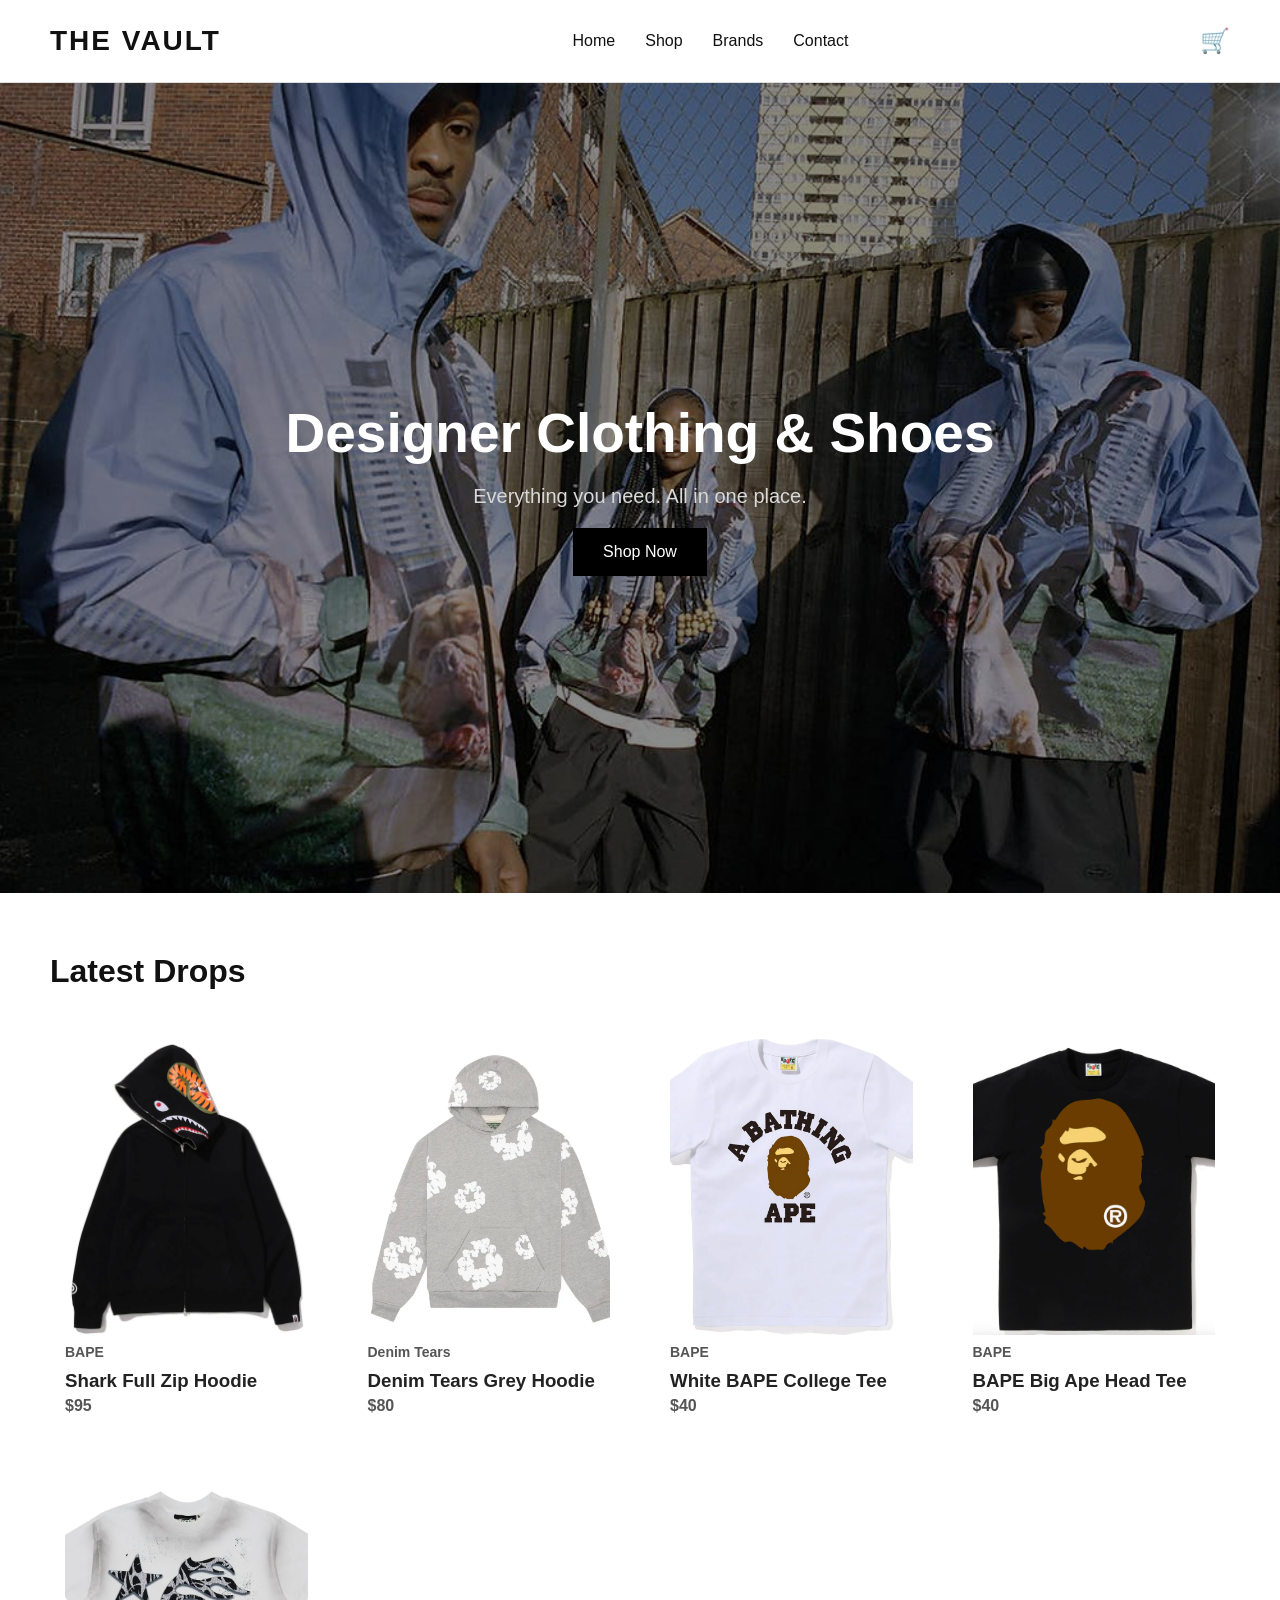
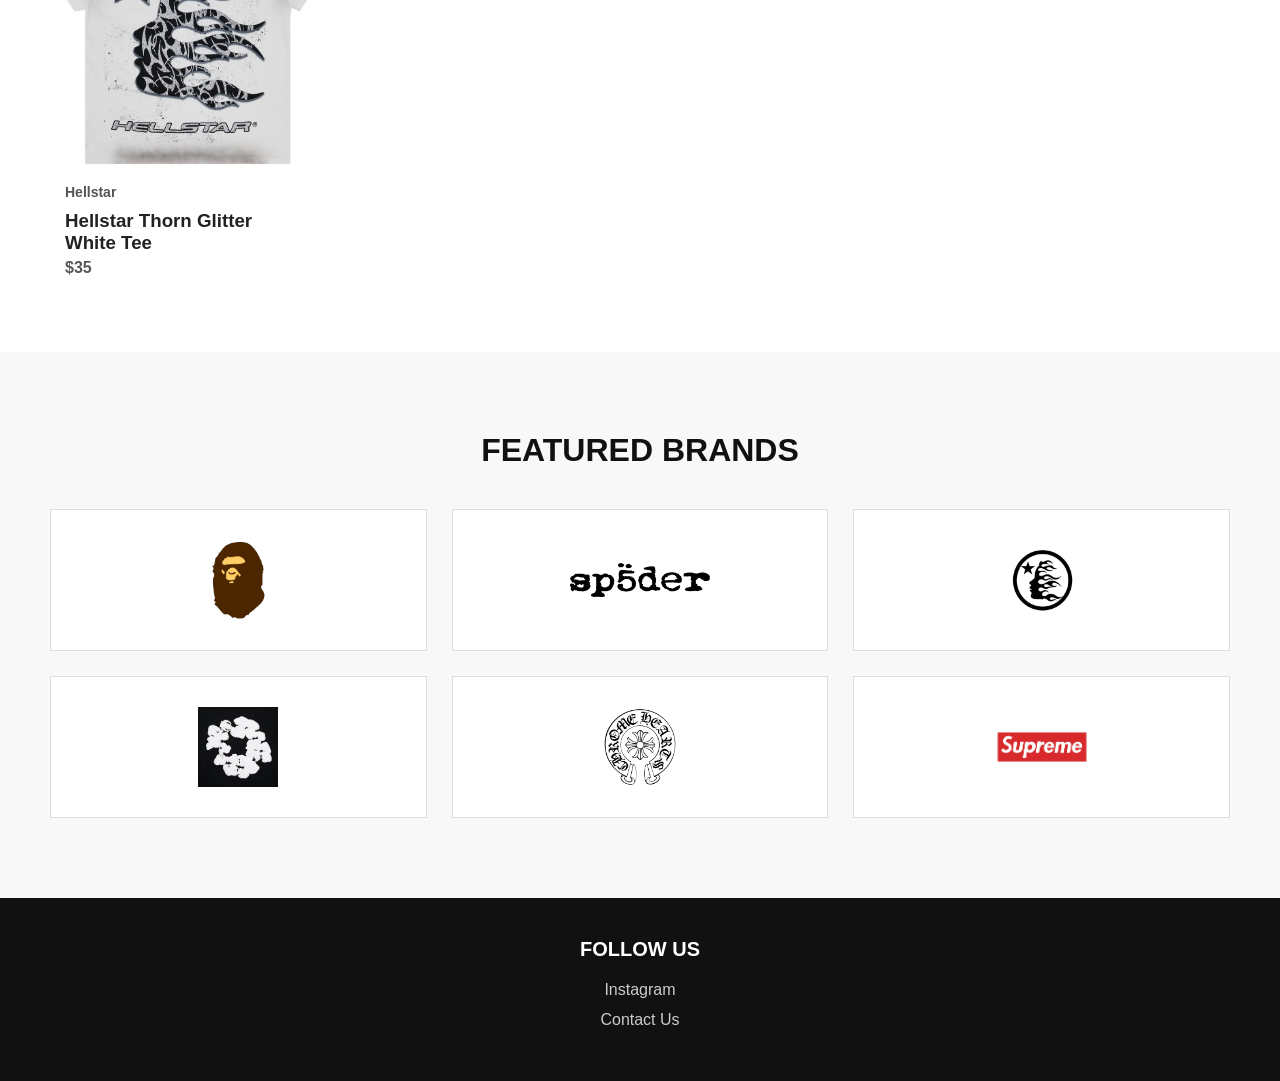
<file: index.html>
<!DOCTYPE html>
<html lang="en">
<head>
    <meta charset="UTF-8">
    <meta name="viewport" content="width=device-width, initial-scale=1.0">
    <title>The Vault</title>

    <link rel="stylesheet" href="css/style.css">
</head>

<body>

    <!-- Navbar -->
    <header>
        <nav class="navbar">

            <div class="logo">
                THE VAULT
            </div>

            <ul class="nav-links">
                <li><a href="index.html">Home</a></li>
                <li><a href="shop.html">Shop</a></li>
                <li><a href="#brands">Brands</a></li>
                <li><a href="contact.html">Contact</a></li>
            </ul>

            <div class="cart">
                <a href="cart.html">🛒</a>
            </div>

        </nav>
    </header>

    <!-- Hero Section -->
    <section class="hero">

        <div class="hero-content">

            <h1>
                Designer Clothing & Shoes
            </h1>

            <p>
                Everything you need. All in one place.
            </p>

            <div class="hero-buttons">
                <a href="shop.html">
                    <button>
                        Shop Now
                    </button>
                </a>
            </div>

        </div>

    </section>

    <!-- Featured Products -->
    <section class="featured" id="products">

        <h2>
            Latest Drops
        </h2>

        <div class="product-grid">

            <!-- Shark Hoodie -->
            <a href="product.html?id=sharkhoodie" class="product-link">

                <div class="product-card">

                    <img src="images/sharkhoodie-left.png"
                         alt="BAPE Shark Full Zip Hoodie">

                    <p class="brand-name">
                        BAPE
                    </p>

                    <h3>
                        Shark Full Zip Hoodie
                    </h3>

                    <p>
                        $95
                    </p>

                </div>

            </a>

            <!-- Denim Tears -->
            <a href="product.html?id=denimtears" class="product-link">

                <div class="product-card">

                    <img src="images/denimtearsgrey.png"
                         alt="Denim Tears Grey Hoodie">

                    <p class="brand-name">
                        Denim Tears
                    </p>

                    <h3>
                        Denim Tears Grey Hoodie
                    </h3>

                    <p>
                        $80
                    </p>

                </div>

            </a>

            <!-- BAPE College Tee -->
            <a href="product.html?id=bapecollege" class="product-link">

                <div class="product-card">

                    <img src="images/bapecollegetee.png"
                         alt="White BAPE College Tee">

                    <p class="brand-name">
                        BAPE
                    </p>

                    <h3>
                        White BAPE College Tee
                    </h3>

                    <p>
                        $40
                    </p>

                </div>

            </a>

            <!-- Big Ape Head Tee -->
            <a href="product.html?id=bigapehead" class="product-link">

                <div class="product-card">

                    <img src="images/bigapehead.png"
                         alt="BAPE Big Ape Head Tee">

                    <p class="brand-name">
                        BAPE
                    </p>

                    <h3>
                        BAPE Big Ape Head Tee
                    </h3>

                    <p>
                        $40
                    </p>

                </div>

            </a>

            <!-- Hellstar Tee -->
            <a href="product.html?id=hellstarthorn" class="product-link">

                <div class="product-card">

                    <img src="images/hellstarthorn.png"
                         alt="Hellstar Thorn Glitter White Tee">

                    <p class="brand-name">
                        Hellstar
                    </p>

                    <h3>
                        Hellstar Thorn Glitter White Tee
                    </h3>

                    <p>
                        $35
                    </p>

                </div>

            </a>

        </div>

    </section>

    <!-- Featured Brands -->
    <section class="brands" id="brands">

        <h2>
            FEATURED BRANDS
        </h2>

        <div class="brand-grid">

            <a href="shop.html#bape" class="brand-card">
                <img src="images/bape.png" alt="BAPE">
            </a>

            <a href="shop.html#sp5der" class="brand-card">
                <img src="images/sp5der.webp" alt="SP5DER">
            </a>

            <a href="shop.html#hellstar" class="brand-card">
                <img src="images/hellstar.webp" alt="Hellstar">
            </a>

            <a href="shop.html#denimtears" class="brand-card">
                <img src="images/denimtears.jpeg" alt="Denim Tears">
            </a>

            <a href="shop.html#chromehearts" class="brand-card">
                <img src="images/chromehearts.png" alt="Chrome Hearts">
            </a>

            <a href="shop.html#supreme" class="brand-card">
                <img src="images/supreme.png" alt="Supreme">
            </a>

        </div>

    </section>

    <!-- Simple Footer -->
    <footer class="footer">

        <div class="footer-section">

            <h4>
                FOLLOW US
            </h4>

            <ul>

                <li>
                    <a href="https://instagram.com/The__Vault_____"
                       target="_blank">
                        Instagram
                    </a>
                </li>

                <li>
                    <a href="contact.html">
                        Contact Us
                    </a>
                </li>

            </ul>

        </div>

    </footer>

</body>
</html>
</file>
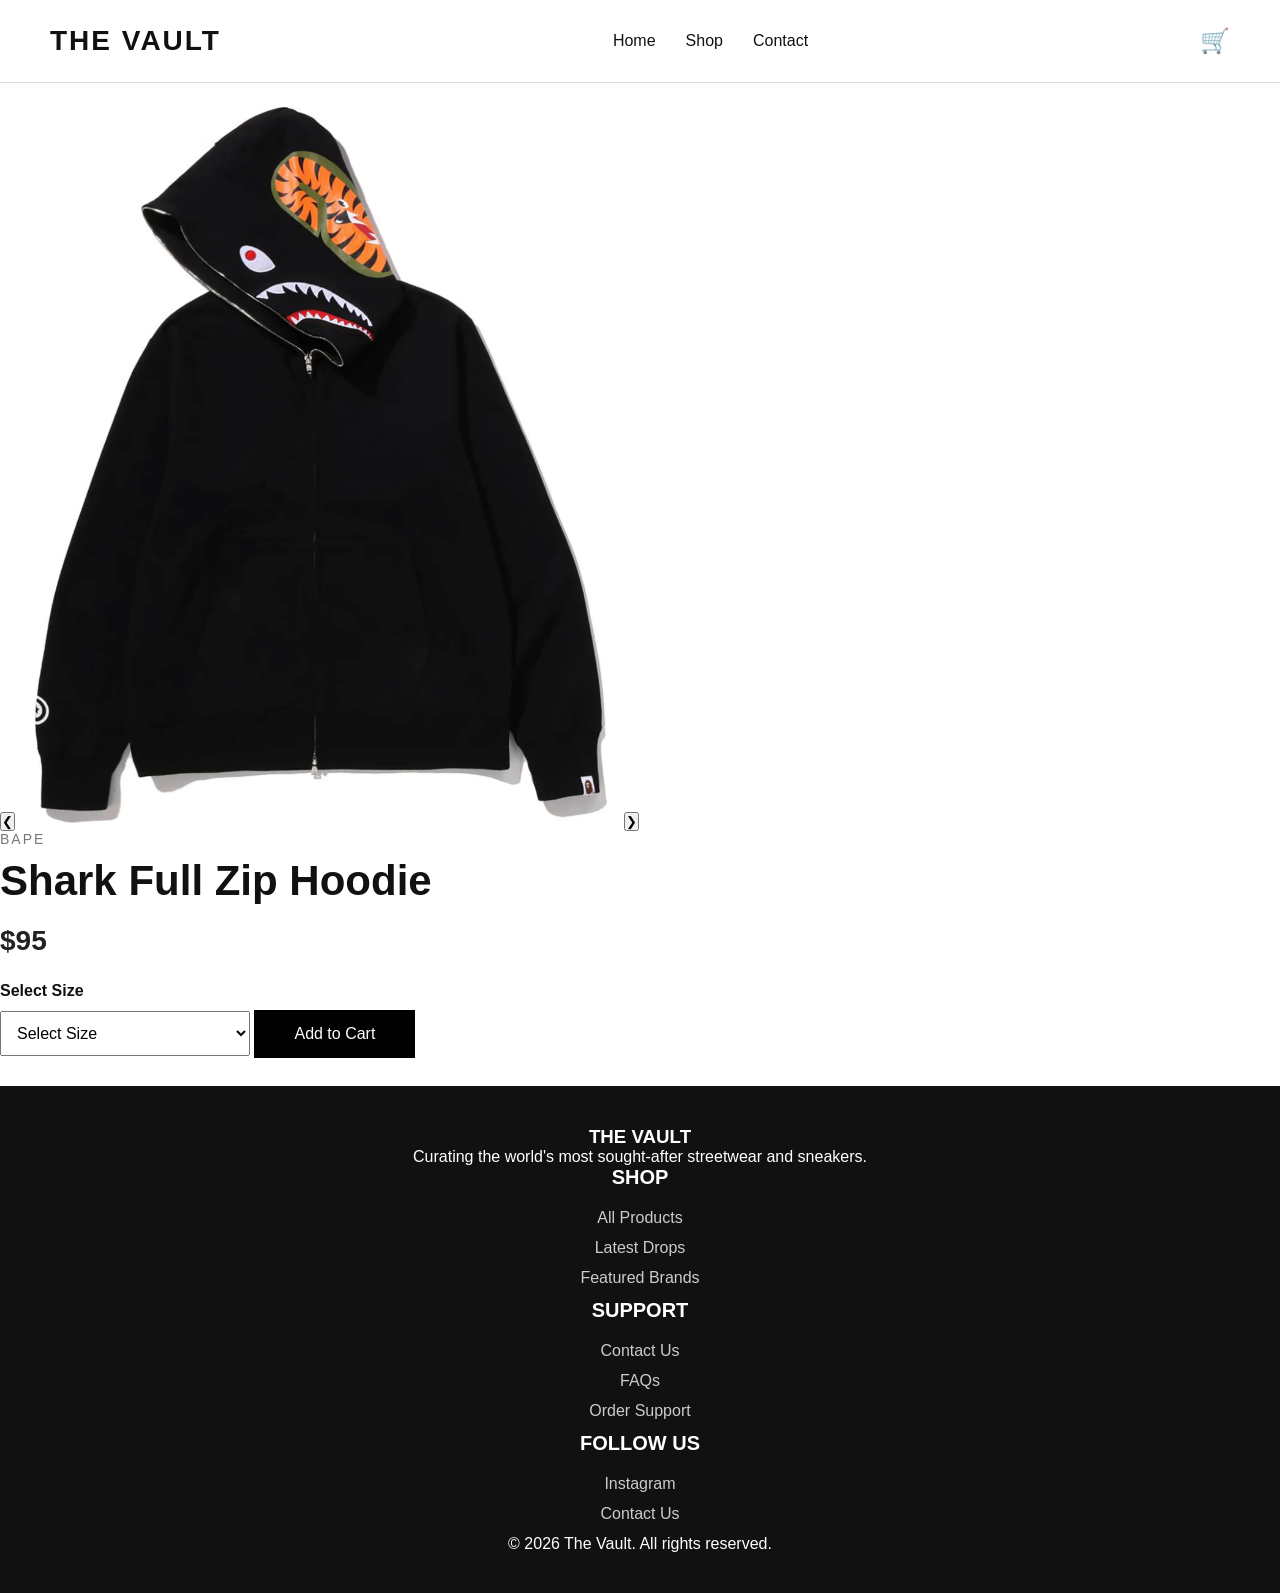
<file: product.html>
<!DOCTYPE html>
<html lang="en">
<head>
    <meta charset="UTF-8">
    <meta name="viewport" content="width=device-width, initial-scale=1.0">
    <title>The Vault | Shark Full Zip Hoodie</title>

    <link rel="stylesheet" href="css/style.css">
</head>

<body>

    <!-- Navbar -->
    <nav class="navbar">
        <div class="logo">THE VAULT</div>

        <ul class="nav-links">
            <li><a href="index.html">Home</a></li>
            <li><a href="shop.html">Shop</a></li>
            <li><a href="contact.html">Contact</a></li>
        </ul>

        <div class="cart">
            <a href="cart.html">🛒</a>
        </div>
    </nav>

    <!-- Product Section -->
    <div class="product-image">

    <button class="slider-btn prev" onclick="changeImage(-1)">
        ❮
    </button>

    <img
        id="productImage"
        src="images/sharkhoodie-left.png"
        alt="Shark Hoodie"
    >

    <button class="slider-btn next" onclick="changeImage(1)">
        ❯
    </button>

</div>
<div class="slider-dots">
    <span class="dot active" onclick="goToImage(0)"></span>
    <span class="dot" onclick="goToImage(1)"></span>
</div>
        <div class="product-details">

            <p class="product-brand">
                BAPE
            </p>

            <h1>
                Shark Full Zip Hoodie
            </h1>

            <p class="product-price">
                $95
            </p>

           

            <label for="size">
                Select Size
            </label>

            <select id="size">
                <option>Select Size</option>
                <option>S</option>
                <option>M</option>
                <option>L</option>
               
            </select>

            <button class="add-cart">
                Add to Cart
            </button>

        </div>

    </section>

    <!-- Footer -->
    <footer class="footer">

        <div class="footer-container">

            <div class="footer-section">
                <h3>THE VAULT</h3>

                <p>
                    Curating the world's most sought-after
                    streetwear and sneakers.
                </p>
            </div>

            <div class="footer-section">
                <h4>SHOP</h4>

                <ul>
                    <li><a href="shop.html">All Products</a></li>
                    <li><a href="index.html">Latest Drops</a></li>
                    <li><a href="index.html">Featured Brands</a></li>
                </ul>
            </div>

            <div class="footer-section">
                <h4>SUPPORT</h4>

                <ul>
                    <li><a href="contact.html">Contact Us</a></li>
                    <li><a href="#">FAQs</a></li>
                    <li><a href="#">Order Support</a></li>
                </ul>
            </div>

            <div class="footer-section">
                <h4>FOLLOW US</h4>

                <ul>
                    <li>
                        <a href="https://instagram.com/The__Vault_____"
                           target="_blank">
                            Instagram
                        </a>
                    </li>

                    <li>
                        <a href="contact.html">
                            Contact Us
                        </a>
                    </li>
                </ul>
            </div>

        </div>

        <div class="footer-bottom">
            <p>
                © 2026 The Vault. All rights reserved.
            </p>
        </div>

    </footer>
    <!-- JS -->
<script>

const images = [
    "images/sharkhoodie-left.png",
    "images/sharkhoodie-right.png"
];

let currentImage = 0;

const dots = document.querySelectorAll(".dot");

function updateDots() {

    dots.forEach(dot => {
        dot.classList.remove("active");
    });

    dots[currentImage].classList.add("active");
}

function changeImage(direction) {

    currentImage += direction;

    if (currentImage < 0) {
        currentImage = images.length - 1;
    }

    if (currentImage >= images.length) {
        currentImage = 0;
    }

    document.getElementById("productImage").src =
        images[currentImage];

    updateDots();
}
function goToImage(index) {

    currentImage = index;

    document.getElementById("productImage").src =
        images[currentImage];

    updateDots();
}

</script>
</body>
</html>
</file>
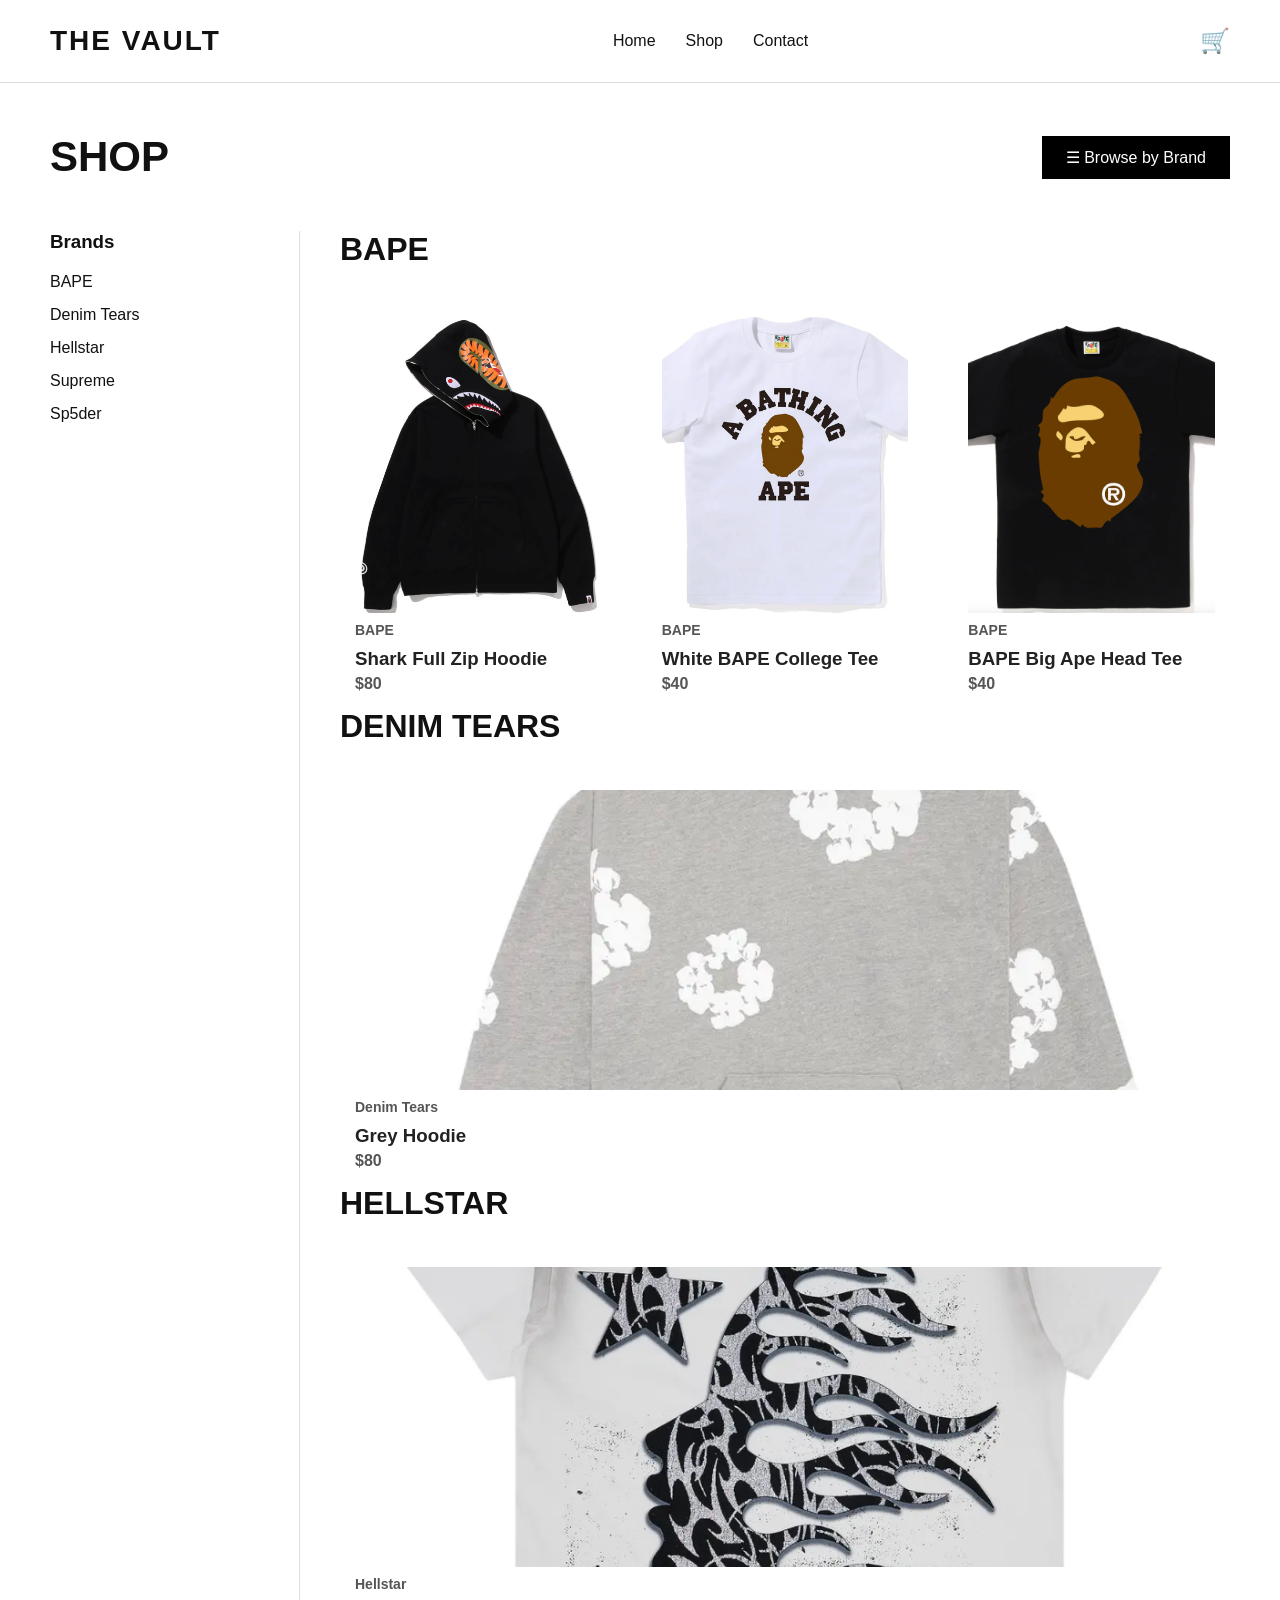
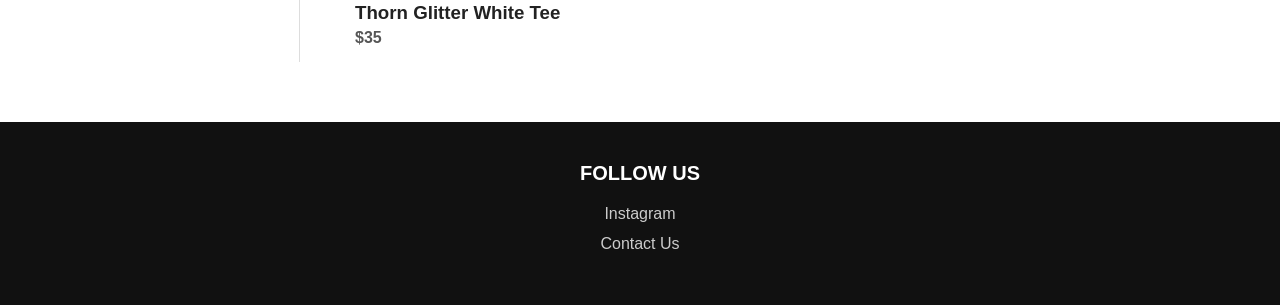
<file: shop.html>
<!DOCTYPE html>
<html lang="en">
<head>
    <meta charset="UTF-8">
    <meta name="viewport" content="width=device-width, initial-scale=1.0">
    <title>The Vault | Shop</title>
    <link rel="stylesheet" href="css/style.css">
</head>
<script>
    function toggleSidebar() {
        document
            .getElementById("brandSidebar")
            .classList.toggle("active");
    }
</script>
<body>

    <!-- Navbar -->
    <nav class="navbar">
        <div class="logo">THE VAULT</div>

        <ul class="nav-links">
            <li><a href="index.html">Home</a></li>
            <li><a href="shop.html">Shop</a></li>
            <li><a href="contact.html">Contact</a></li>
        </ul>

        <div class="cart">
            <a href="cart.html">🛒</a>
        </div>
    </nav>

    <!-- Shop Header -->
    <section class="shop-header">
        <h1>SHOP</h1>

        <button class="brand-toggle" onclick="toggleSidebar()">
    ☰ Browse by Brand
</button>
    </section>

    <!-- Shop Layout -->
    <section class="shop-layout">

        <!-- Sidebar -->
        <aside class="brand-sidebar" id="brandSidebar">

            <h3>Brands</h3>

            <ul>
                <li><a href="#bape">BAPE</a></li>
                <li><a href="#denimtears">Denim Tears</a></li>
                <li><a href="#hellstar">Hellstar</a></li>
                <li><a href="#supreme">Supreme</a></li>
                <li><a href="#sp5der">Sp5der</a></li>
            </ul>

        </aside>

        <!-- Products -->
        <div class="shop-products">

            <h2 id="bape">BAPE</h2>

            <div class="product-grid">

                <a href="product.html?id=sharkhoodie" class="product-link">
                    <div class="product-card">
                        <img src="images/sharkhoodie-left.png" alt="Shark Hoodie">
                        <p class="brand-name">BAPE</p>
                        <h3>Shark Full Zip Hoodie</h3>
                        <p>$80</p>
                    </div>
                </a>

                <a href="product.html?id=bapecollege" class="product-link">
                    <div class="product-card">
                        <img src="images/bapecollegetee.png" alt="BAPE College Tee">
                        <p class="brand-name">BAPE</p>
                        <h3>White BAPE College Tee</h3>
                        <p>$40</p>
                    </div>
                </a>

                <a href="product.html?id=bigapehead" class="product-link">
                    <div class="product-card">
                        <img src="images/bigapehead.png" alt="Big Ape Head Tee">
                        <p class="brand-name">BAPE</p>
                        <h3>BAPE Big Ape Head Tee</h3>
                        <p>$40</p>
                    </div>
                </a>

            </div>
<h2 id="denimtears">DENIM TEARS</h2>

<div class="product-grid">

    <a href="product.html?id=denimtearsgrey" class="product-link">
        <div class="product-card">
            <img src="images/denimtearsgrey.png" alt="Denim Tears Hoodie">
            <p class="brand-name">Denim Tears</p>
            <h3>Grey Hoodie</h3>
            <p>$80</p>
        </div>
    </a>

</div>

<h2 id="hellstar">HELLSTAR</h2>

<div class="product-grid">

    <a href="product.html?id=hellstarthorn" class="product-link">
        <div class="product-card">
            <img src="images/hellstarthorn.png" alt="Hellstar Tee">
            <p class="brand-name">Hellstar</p>
            <h3>Thorn Glitter White Tee</h3>
            <p>$35</p>
        </div>
    </a>

</div>
        </div>

    </section>

    <!-- Simple Footer -->
    <footer class="footer">
        <div class="footer-section">

            <h4>FOLLOW US</h4>

            <ul>
                <li>
                    <a href="https://instagram.com/The__Vault_____"
                       target="_blank">
                        Instagram
                    </a>
                </li>

                <li>
                    <a href="contact.html">
                        Contact Us
                    </a>
                </li>

            </ul>

        </div>
    </footer>

</body>
</html>
</file>
<file: css/style.css>
/* =========================
   RESET
========================= */
html,
body {
    width: 100%;
    overflow-x: hidden;
}
* {
    margin: 0;
    padding: 0;
    box-sizing: border-box;
}

body {
    font-family: Arial, sans-serif;
    background-color: #ffffff;
    color: #111;
}

/* =========================
   NAVBAR
========================= */

.navbar {
    display: flex;
    justify-content: space-between;
    align-items: center;
    padding: 25px 50px;
    border-bottom: 1px solid #ddd;
}

.logo {
    font-size: 28px;
    font-weight: bold;
    letter-spacing: 2px;
}

.nav-links {
    display: flex;
    list-style: none;
    gap: 30px;
}

.nav-links a {
    text-decoration: none;
    color: #111;
    font-weight: 500;
    transition: color 0.3s ease;
}

.nav-links a:hover {
    color: #666;
}

.cart {
    font-size: 24px;
}

.cart a {
    text-decoration: none;
    color: #111;
}

/* =========================
   HERO SECTION
========================= */

.hero {
    height: 90vh;
    background:
        linear-gradient(
            rgba(0, 0, 0, 0.45),
            rgba(0, 0, 0, 0.45)
        ),
        url("../images/hero.jpg");

    background-size: cover;
    background-position: center;

    display: flex;
    justify-content: center;
    align-items: center;

    text-align: center;

    padding: 20px;
}

.hero-content {
    color: white;
}

.hero-content h1 {
    font-size: 55px;
    max-width: 800px;
}

.hero-content p {
    margin: 20px 0;
    font-size: 20px;
    color: #d9d9d9;
}

/* =========================
   HERO BUTTON
========================= */

.hero-buttons a {
    text-decoration: none;
}

.hero-buttons button {
    background-color: black;
    color: white;

    border: none;

    padding: 15px 30px;

    cursor: pointer;

    font-size: 16px;

    transition: opacity 0.3s ease;
}

.hero-buttons button:hover {
    opacity: 0.85;
}

/* =========================
   FEATURED PRODUCTS
========================= */

.featured {
    padding: 60px 50px;
}

.featured h2 {
    font-size: 32px;
    margin-bottom: 30px;
}

/* Auto-fit grid */
.product-grid {
    display: grid;

    grid-template-columns:
        repeat(auto-fit, minmax(250px, 1fr));

    gap: 30px;
}

/* Remove ugly blue links */
.product-link,
.product-link:link,
.product-link:visited,
.product-link:hover,
.product-link:active {
    text-decoration: none;
    color: inherit;
    display: block;
}

/* Product Cards */
.product-card {
    cursor: pointer;

    transition: transform 0.3s ease;
}

.product-card:hover {
    transform: translateY(-8px);
}

.product-card img {
    width: 100%;
    height: 300px;

    object-fit: cover;

    background-color: white;
}

/* Brand Name */
.brand-name {
    color: #777;

    font-size: 14px;

    margin-top: 15px;
}

/* Product Name */
.product-card h3 {
    color: #222;

    margin-top: 10px;
}

/* Price */
.product-card p {
    color: #555;

    margin-top: 5px;

    font-weight: bold;
}
.product-card {
    cursor: pointer;
    transition: all 0.3s ease;
}

.product-card:hover {
    transform: translateY(-8px);
    box-shadow: 0 10px 25px rgba(0,0,0,0.1);
}
.product-card {
    background-color: white;
    padding: 15px;
    border-radius: 10px;
}

/* =========================
   FEATURED BRANDS
========================= */

.brands {
    padding: 80px 50px;

    background-color: #f8f8f8;

    text-align: center;
}

.brands h2 {
    font-size: 32px;

    margin-bottom: 40px;
}

.brand-grid {
    display: grid;

    grid-template-columns: repeat(3, 1fr);

    gap: 25px;
}

.brand-card {
    background-color: white;

    border: 1px solid #ddd;

    padding: 30px;

    cursor: pointer;

    transition: all 0.3s ease;

    display: flex;
    justify-content: center;
    align-items: center;
}

.brand-card:hover {
    transform: translateY(-8px);

    box-shadow: 0 10px 20px rgba(0, 0, 0, 0.1);
}

.brand-card img {
    max-width: 140px;
    max-height: 80px;

    object-fit: contain;
}

/* =========================
   SIMPLE FOOTER
========================= */

.footer {
    background-color: #111;

    color: white;

    padding: 40px 50px;

    text-align: center;
}

.footer-section h4 {
    margin-bottom: 20px;

    font-size: 20px;
}

.footer-section ul {
    list-style: none;
}

.footer-section li {
    margin-bottom: 12px;
}

.footer-section a {
    text-decoration: none;

    color: #ccc;

    transition: color 0.3s ease;
}

.footer-section a:hover {
    color: white;
}

/* =========================
   PRODUCT PAGE
========================= */

.product-page {
    display: grid;

    grid-template-columns: 1fr 1fr;

    gap: 60px;

    padding: 60px 50px;

    align-items: center;
}

.product-image img {
    width: 100%;

    max-width: 600px;

    object-fit: cover;
}

.product-brand {
    font-size: 14px;

    letter-spacing: 2px;

    color: #777;

    margin-bottom: 10px;
}

.product-details h1 {
    font-size: 42px;

    margin-bottom: 20px;
}

.product-price {
    font-size: 28px;

    font-weight: bold;

    margin-bottom: 25px;

    color: #222;
}

.product-description {
    color: #666;

    line-height: 1.7;

    margin-bottom: 30px;
}

.product-details label {
    display: block;

    margin-bottom: 10px;

    font-weight: 600;
}

.product-details select {
    width: 100%;

    max-width: 250px;

    padding: 12px;

    margin-bottom: 30px;

    font-size: 16px;
}

.add-cart {
    background-color: black;

    color: white;

    border: none;

    padding: 15px 40px;

    font-size: 16px;

    cursor: pointer;

    transition: opacity 0.3s ease;
}

.add-cart:hover {
    opacity: 0.85;
}

/* =========================
   SHOP PAGE
========================= */

.shop-header {
    padding: 50px;

    display: flex;

    justify-content: space-between;

    align-items: center;
}

.shop-header h1 {
    font-size: 42px;
}

.brand-toggle {
    background-color: black;

    color: white;

    border: none;

    padding: 12px 24px;

    cursor: pointer;

    font-size: 16px;

    transition: opacity 0.3s ease;
}

.brand-toggle:hover {
    opacity: 0.85;
}

.shop-layout {
    display: grid;

    grid-template-columns: 250px 1fr;

    gap: 40px;

    padding: 0 50px 60px;
}

.brand-sidebar {
    border-right: 1px solid #ddd;

    padding-right: 30px;
}

.brand-sidebar h3 {
    margin-bottom: 20px;
}

.brand-sidebar ul {
    list-style: none;
}

.brand-sidebar li {
    margin-bottom: 15px;
}

.brand-sidebar a {
    text-decoration: none;

    color: #111;

    font-weight: 500;

    transition: color 0.3s ease;
}

.brand-sidebar a:hover {
    color: #666;
}

.shop-products h2 {
    margin-bottom: 30px;

    font-size: 32px;
}


/* =========================
   MOBILE STYLES
========================= */

@media (max-width: 768px) {
    

    /* Navbar */
    .navbar {
        flex-direction: column;
        padding: 15px 20px;
        gap: 15px;
    }

    .nav-links {
        flex-wrap: wrap;
        justify-content: center;
        gap: 12px;
        font-size: 13px;
    }

    /* Hero */
    .hero {
        height: 70vh;
    }

    .hero-content h1 {
        font-size: 36px;
    }

    .hero-content p {
        font-size: 18px;
    }

    /* Hero Button */
    .hero-buttons button {
        width: 140px;
        padding: 12px 20px;
        font-size: 14px;
    }

    /* Featured Products */
    .featured {
        padding: 50px 20px;
    }

   .product-grid {
    grid-template-columns: 1fr;
    gap: 20px;
}

.product-card img {
    height: auto;
    aspect-ratio: 1 / 1;
    object-fit: contain;
}

/* Featured Brands */
.brands {
    padding: 40px 15px;
}

.brand-grid {
    display: grid;
    grid-template-columns: 1fr;
    gap: 12px;
}

.brand-card {
    padding: 15px;
    width: 100%;
}

.brand-card img {
    max-width: 100px;
    max-height: 60px;
    width: auto;
    height: auto;
}

    /* Product Page */
    .product-page {
        grid-template-columns: 1fr;
        padding: 40px 20px;
    }

    .product-details h1 {
        font-size: 32px;
    }

    .product-image img {
        max-width: 100%;
    }

    /* Shop Page */
    .shop-header {
        flex-direction: column;
        gap: 20px;
        padding: 40px 20px;
    }

    .shop-header h1 {
        font-size: 32px;
    }

    .shop-layout {
        grid-template-columns: 1fr;
        padding: 0 20px 40px;
    }

    .brand-sidebar {
        border-right: none;
        border-bottom: 1px solid #ddd;

        padding-right: 0;
        padding-bottom: 20px;

        margin-bottom: 20px;
    }

    .brand-sidebar ul {
        display: flex;
        flex-wrap: wrap;
        gap: 15px;
    }

    .brand-sidebar li {
        margin-bottom: 0;
    }

    /* Footer */
    .footer {
        padding: 30px 20px;
    }
 .product-image {
    position: relative;
    display: flex;
    justify-content: center;
    align-items: center;
}

.product-image img {
    width: 100%;
    max-width: 600px;
}

.slider-btn {
    position: absolute;
    top: 50%;
    transform: translateY(-50%);

    width: 40px;
    height: 40px;

    border: none;

    background: rgba(0,0,0,0.7);
    color: white;

    cursor: pointer;

    border-radius: 50%;

    font-size: 20px;
}

.prev {
    left: 10px;
}

.next {
    right: 10px;
}
.slider-dots {
    display: flex;
    justify-content: center;
    gap: 8px;
    margin-top: 15px;
}

.dot {
    width: 10px;
    height: 10px;
    background-color: #ccc;
    border-radius: 50%;
}

.dot.active {
    background-color: rgb(150, 0, 0);
}
.brand-card {
    text-decoration: none;
    color: inherit;
}
}
</file>
